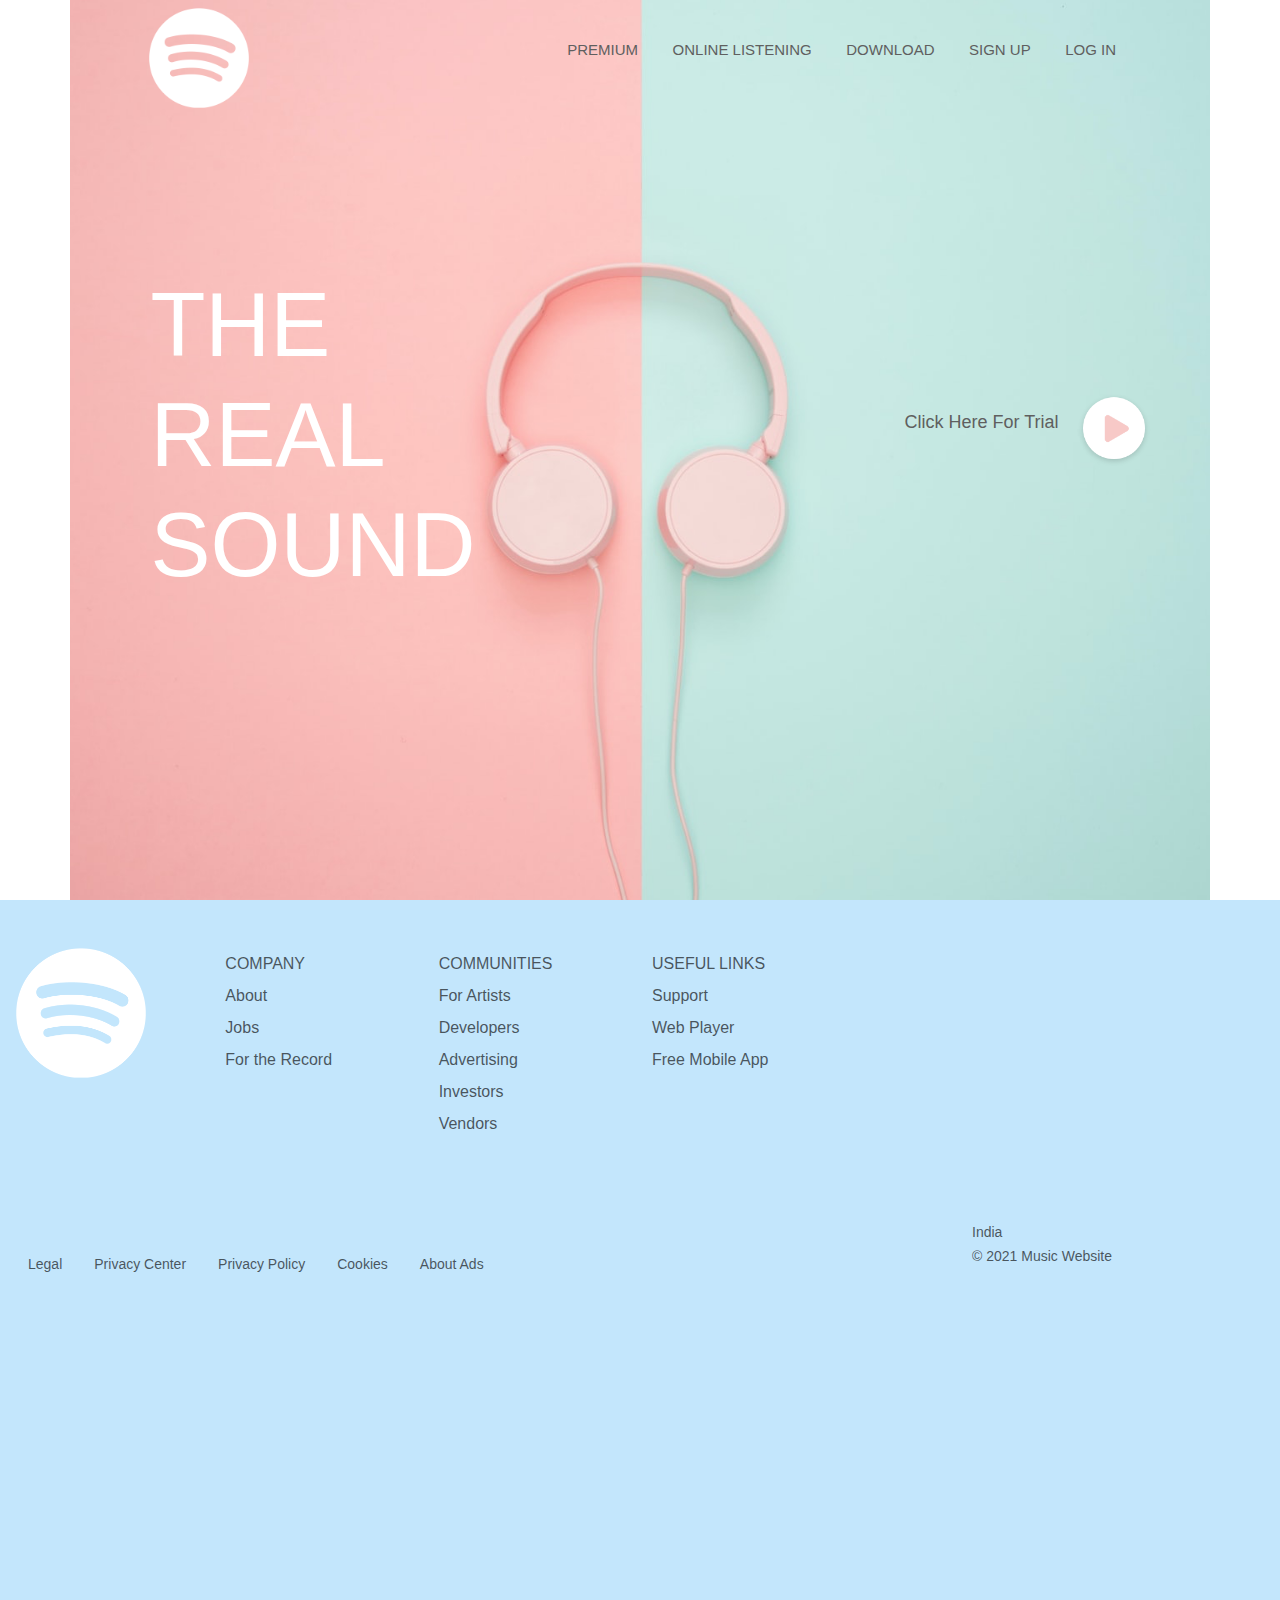
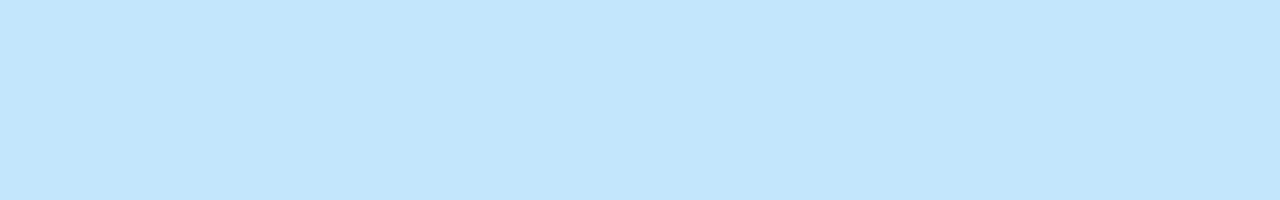
<file: Project/FrontEnd Project/index.html>
<!DOCTYPE html>
<html lang="en">
<head>
    <meta charset="UTF-8">
    <meta http-equiv="X-UA-Compatible" content="IE=edge">
    <meta name="viewport" content="width=device-width, initial-scale=1.0">
    <title>Music Website</title>
    <link rel="stylesheet" href="style.css">
    <link href="https://cdn.jsdelivr.net/npm/bootstrap@5.0.2/dist/css/bootstrap.min.css" rel="stylesheet" />
</head>
<body>
    <div class="container">
        <div class="navbar">
            <img src="img/logo.png" class="logo">
            <ul>
                <li><a href="premium.html">PREMIUM</a></li>
                <li><a href="onlinelistening.html">ONLINE LISTENING</a></li>
                <li><a href="download.html">DOWNLOAD</a></li>
                <li><a href="signup.html">SIGN UP</a></li>
                <li><a href="login.html">LOG IN</a> </li>
            </ul>
        </div>
        <div class="content">
            <div class="left-col">
                <h1>
                    THE <br>REAL<br> SOUND
                </h1>
            </div>
            <div class="right-col">
                <p>Click Here For Trial</p>
                <img src="img/play.png" id="icon">
            </div>
        </div>
    </div>

    <audio id="mySong">
        <source src="img/song.mp3"  type="audio/mp3">
    </audio>

    <script>
        var mySong = document.getElementById("mySong");
        var icon =  document.getElementById("icon");

        icon.onclick = function(){ 
           if(mySong.paused){
               mySong.play();
               icon.src = "img/pause.png";
           }else {
            mySong.pause();
               icon.src = "img/play.png";
           } 
        } 
    </script>

<div class="container-fluid dark-background py-5">
    <div class="row">
        <div class="col-md-2 px-3">
            <img src="img/logo.png" class="img-fluid" alt="" width="130" />
        </div>
        <div class="col-md-2 ">
            <ul class="list-unstyled lh-lg">
                <li>
                    <a href="/" class="text-decoration-none text-muted">
                        COMPANY
                    </a>
                </li>
                <li>
                    <a href to="/" class="text-decoration-none text-muted greenHover">
                        About
                    </a>
                </li>
                <li>
                    <a href ="/" class="text-decoration-none text-muted greenHover">
                        Jobs
                    </a>
                </li>
                <li>
                    <a href="/" class="text-decoration-none text-muted greenHover">
                        For the Record
                    </a>
                </li>
            </ul>
        </div>
        <div class="col-md-2">
            <ul class="list-unstyled lh-lg">
                <li>
                    <a href="/" class="text-decoration-none text-muted">
                        COMMUNITIES
                    </a>
                </li>
                <li>
                    <a href="/" class="text-decoration-none text-muted greenHover">
                        For Artists
                    </a>
                </li>
                <li>
                    <a href="/" class="text-decoration-none text-muted greenHover">
                        Developers
                    </a>
                </li>
                <li>
                    <a href="/" class="text-decoration-none text-muted greenHover">
                        Advertising
                    </a>
                </li>
                <li>
                    <a href="/" class="text-decoration-none text-muted greenHover">
                        Investors
                    </a>
                </li>
                <li>
                    <a href="/" class="text-decoration-none text-muted greenHover">
                        Vendors
                    </a>
                </li>
            </ul>
        </div>
        <div class="col-md-2">
            <ul class="list-unstyled lh-lg ">
                <li>
                    <a href="/" class="text-decoration-none text-muted">
                        USEFUL LINKS
                    </a>
                </li>
                <li>
                    <a href="/" class="text-decoration-none text-muted greenHover ">
                        Support
                    </a>
                </li>
                <li>
                    <a href="/" class="text-decoration-none text-muted greenHover">
                        Web Player
                    </a>
                </li>
                <li>
                    <a href="/" class="text-decoration-none text-muted greenHover">
                        Free Mobile App
                    </a>
                </li>
            </ul>
        </div>
        <div class="col-md-1">
            <i class="fa fa-instagram greenHover"></i>
        </div>
        <div class="col-md-1">
            <i class="fa fa-twitter greenHover"></i>
        </div>
        <div class="col-md-1">
            <i class="fa fa-facebook greenHover"></i>
        </div>
    </div>
    <div class="row py-3">
        <div class="col-md-9 pt-4">
            <nav class="nav mt-5">
                <a href="/" class="nav-link text-muted greenHover">
                    <small>Legal</small>
                </a>
                <a href="/" class="nav-link text-muted greenHover ">
                    <small>Privacy Center</small>
                </a>
                <a href="/" class="nav-link text-muted greenHover ">
                    <small>Privacy Policy</small>
                </a>
                <a href="/" class="nav-link text-muted greenHover ">
                    <small>Cookies</small>
                </a>
                <a href="/" class="nav-link text-muted greenHover ">
                    <small> About Ads</small>
                </a>
            </nav>
        </div>
        <div class="col-md-3 pt-5">
            <a href="" class="text-decoration-none mt-5 " to="/">
                <small class="text-center text-muted greenHover">
                    <FaGlobeAsia class="greenHover" /> India
                </small>
            </a>
            <p >
                <small class="text-right text-muted">© 2021 Music Website</small>
            </p>
        </div>
    </div>
</div>

</body>
</html>
</file>
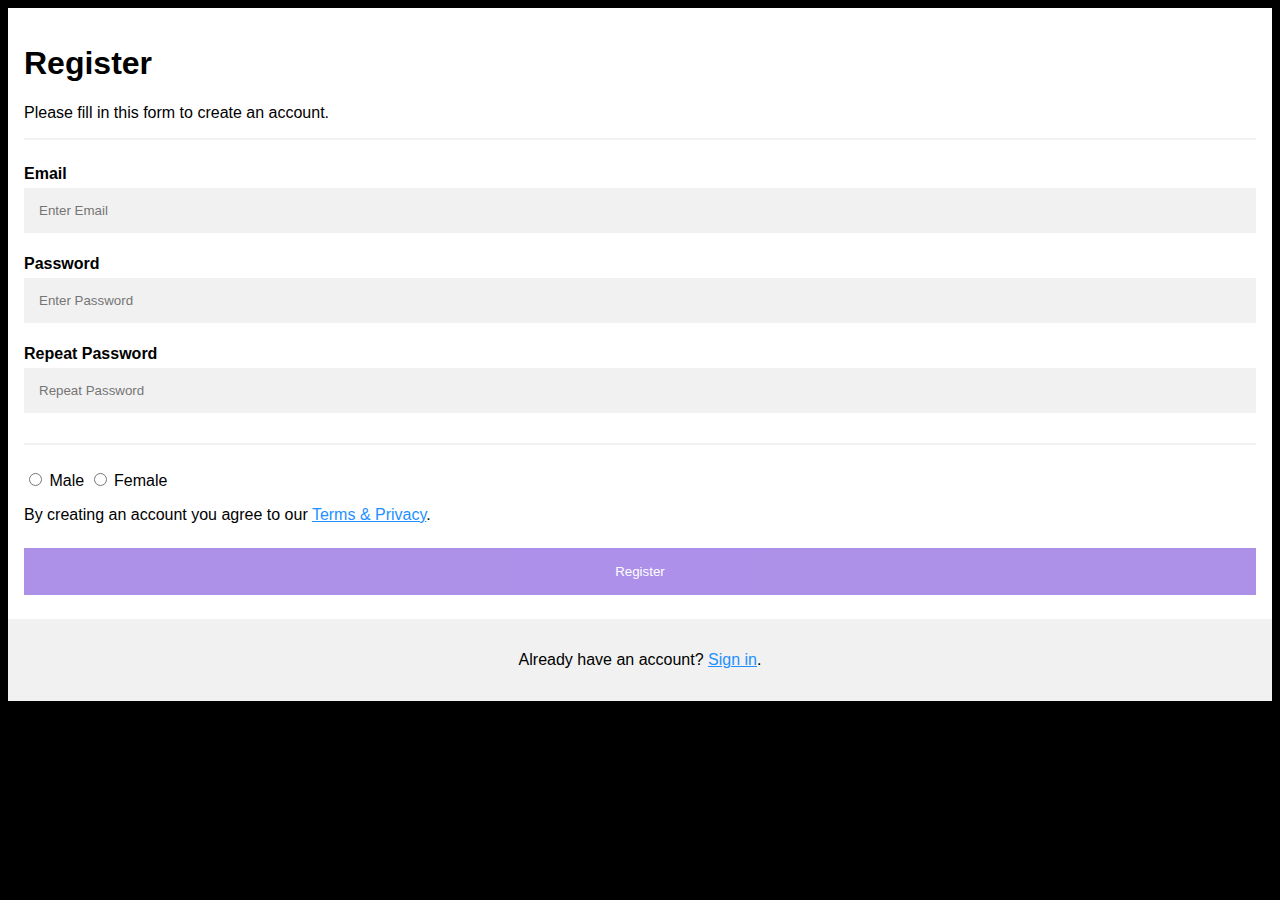
<file: Project/FrontEnd GrpProject/registration.html>
<!DOCTYPE html>
<html>
<head>
<meta name="viewport" content="width=device-width, initial-scale=1">
<style>
body {
  font-family: Arial, Helvetica, sans-serif;
  background-color: black;
}

* {
  box-sizing: border-box;
}

/* Add padding to containers */
.container {
  padding: 16px;
  background-color: white;
}

/* Full-width input fields */
input[type=text], input[type=password] {
  width: 100%;
  padding: 15px;
  margin: 5px 0 22px 0;
  display: inline-block;
  border: none;
  background: #f1f1f1;
}

input[type=text]:focus, input[type=password]:focus {
  background-color: #ddd;
  outline: none;
}

/* Overwrite default styles of hr */
hr {
  border: 1px solid #f1f1f1;
  margin-bottom: 25px;
}

/* Set a style for the submit button */
.registerbtn {
  background-color: #a485e7;
  color: white;
  padding: 16px 20px;
  margin: 8px 0;
  border: none;
  cursor: pointer;
  width: 100%;
  opacity: 0.9;
}

.registerbtn:hover {
  opacity: 1;
}

/* Add a blue text color to links */
a {
  color: dodgerblue;
}

/* Set a grey background color and center the text of the "sign in" section */
.signin {
  background-color: #f1f1f1;
  text-align: center;
}
</style>
</head>
<body>

<form action="/action_page.php">
  <div class="container">
    <h1>Register</h1>
    <p>Please fill in this form to create an account.</p>
    <hr>

    <label for="email"><b>Email</b></label>
    <input type="text" placeholder="Enter Email" name="email" id="email" required>

    <label for="psw"><b>Password</b></label>
    <input type="password" placeholder="Enter Password" name="psw" id="psw" required>

    <label for="psw-repeat"><b>Repeat Password</b></label>
    <input type="password" placeholder="Repeat Password" name="psw-repeat" id="psw-repeat" required>
    <hr>
    <div class="input_field radio_option">
          <input type="radio" name="radiogroup1" id="rd1">
            <label for="rd1">Male</label>
              <input type="radio" name="radiogroup1" id="rd2">
                 <label for="rd2">Female</label>
     </div>
   
    <p>By creating an account you agree to our <a href="#">Terms & Privacy</a>.</p>

    <button type="submit" class="registerbtn">Register</button>
  </div>
  
  <div class="container signin">
    <p>Already have an account? <a href="#">Sign in</a>.</p>
  </div>
</form>

</body>
</html>
</file>
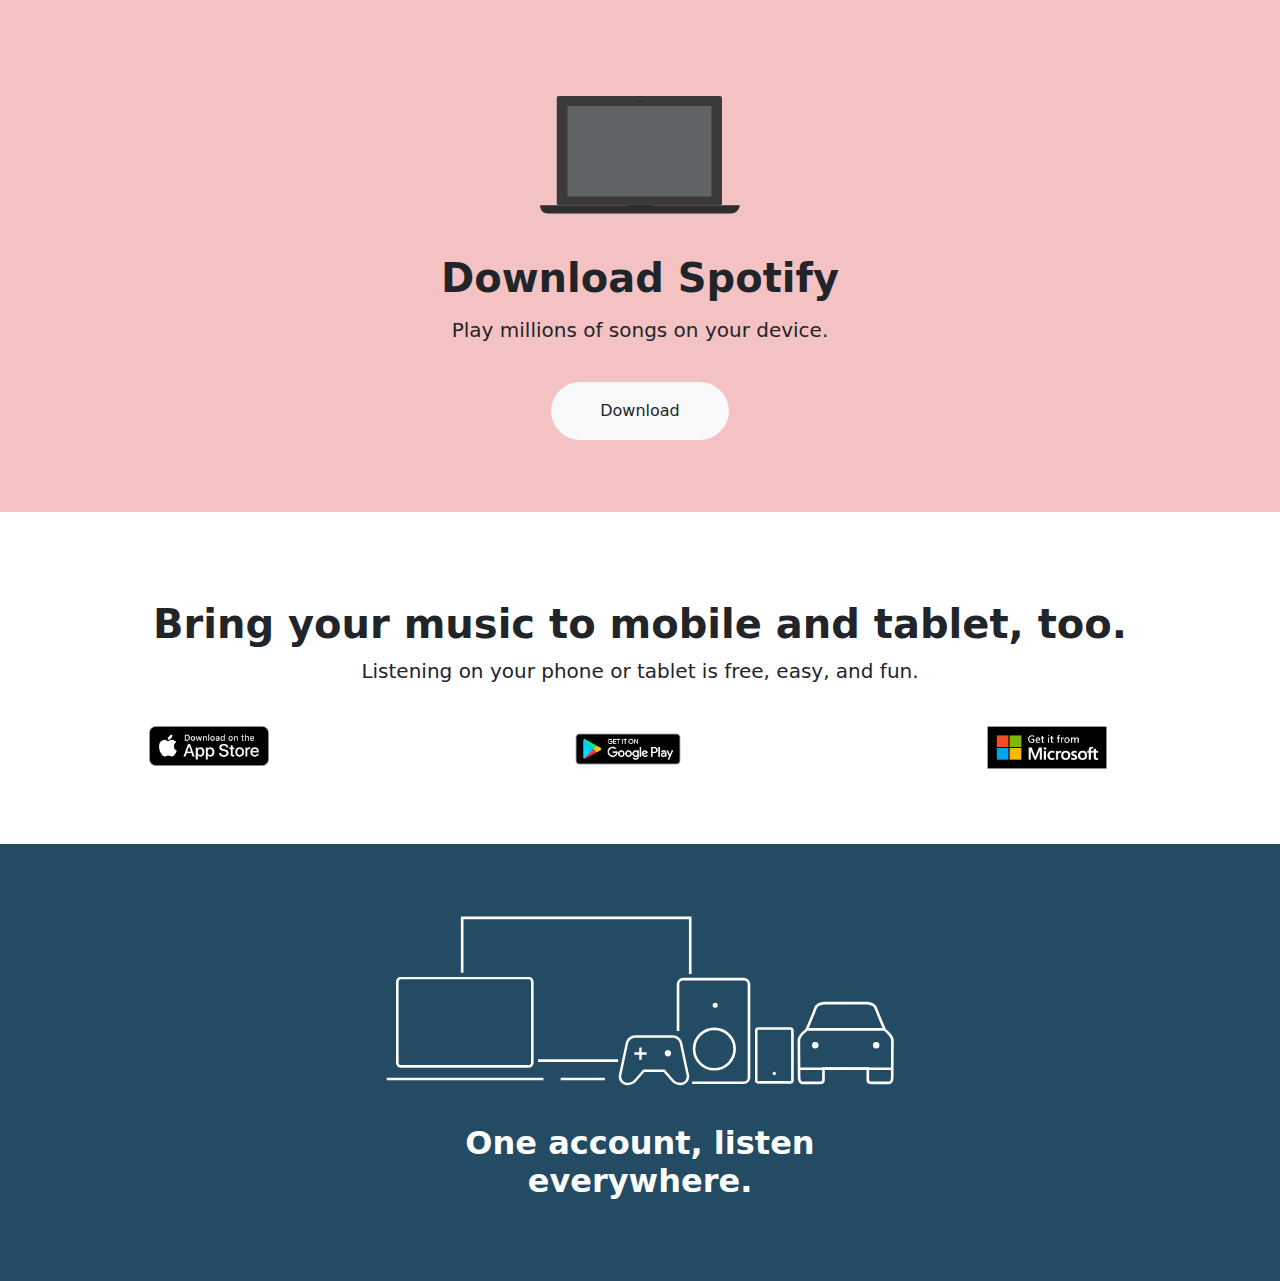
<file: Project/FrontEnd Project/download.html>
<!DOCTYPE html>
<html lang="en">
<head>
    <meta charset="UTF-8">
    <meta http-equiv="X-UA-Compatible" content="IE=edge">
    <meta name="viewport" content="width=device-width, initial-scale=1.0">
    <title>Download</title>
    <link href="https://cdn.jsdelivr.net/npm/bootstrap@5.0.2/dist/css/bootstrap.min.css" rel="stylesheet" />
    <style>
        .download-head {
   background-color: #f4c2c2;
}
.downloadDevices {
   background-color: #244b64;
}

    </style>
</head>
<body>
    <div class="container-fluid py-4 download-head">
        <div class="row py-5">
            <div class="col-md-12 text-center lh-lg">
                <img src="img/laptop.svg" class="py-4" alt="" width="200" />
                <h1 class="fw-bold mt-3">Download Spotify</h1>
                <p class="lead">Play millions of songs on your device.</p>
                <button class="btn btn-light rounded-pill text-dark px-5 py-3 mt-3">
                    Download
                </button>
            </div>
        </div>
    </div>
    <!-- {/* DOWNLOAD HEAD */} -->
    <div class="container-fluid py-5">
        <div class="row py-4">
            <div class="col-md-12 text-center">
                <h1 class="fw-bold mt-3">Bring your music to mobile and tablet, too.</h1>
                <p class="lead">Listening on your phone or tablet is free, easy, and fun.</p>
            </div>
            <div class="row d-flex justify-content-center justify-content-sm-around pt-4">
                <div class="col-md-2 text-center">
                    <img src="img/appstore.png" class="img-fluid" alt="" width="120" />
                </div>
                <div class="col-md-2 text-center">
                    <img src="img/playstore.png" class="img-fluid" alt="" width="120" />
                </div>
                <div class="col-md-2 text-center">
                    <img src="img/microsoft.png" class="img-fluid" alt="" width="120" />
                </div>
            </div>
        </div>
    </div>
    <!-- {/* DOWNLOAD HEAD */} -->

    <!-- {/* DOWNLOAD DEVICES */} -->
    <div class="container-fluid py-5 downloadDevices">
        <div class="row py-4 d-flex justify-content-center">
            <div class="col-md-5">
                <img src="img/device.svg" alt="" class="img-fluid" width="600" />
                <h2 class="fw-bold text-center text-white mt-4">
                    One account, listen everywhere.
                </h2>

            </div>
        </div>
    </div>
</body>
</html>
</file>
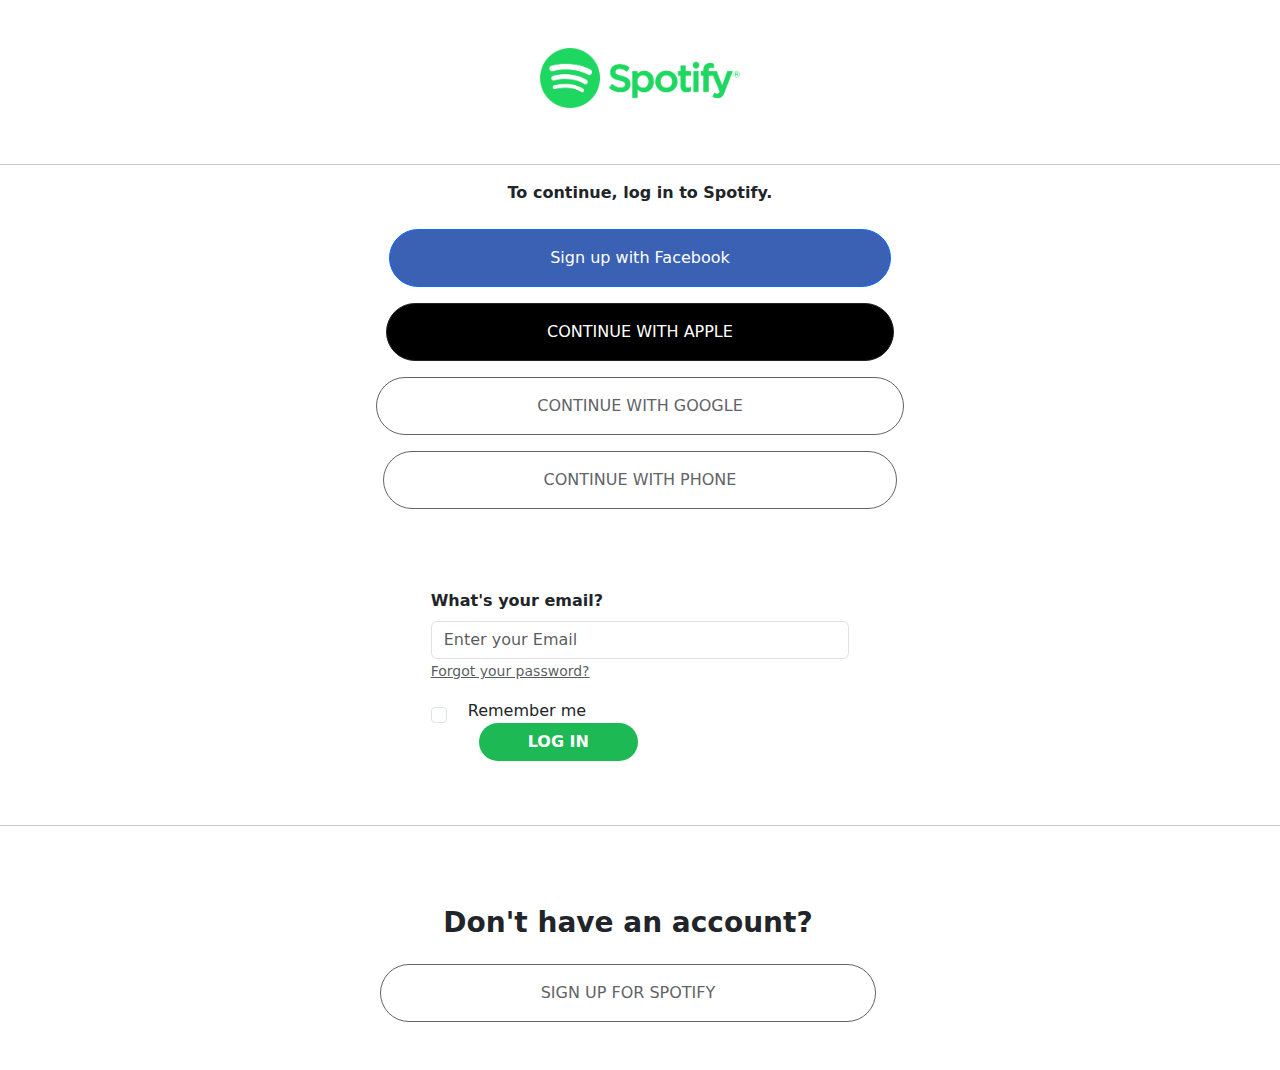
<file: Project/FrontEnd Project/login.html>
<!DOCTYPE html>
<html lang="en">
<head>
    <meta charset="UTF-8">
    <meta http-equiv="X-UA-Compatible" content="IE=edge">
    <meta name="viewport" content="width=device-width, initial-scale=1.0">
    <title>Log In</title>
    <link href="https://cdn.jsdelivr.net/npm/bootstrap@5.0.2/dist/css/bootstrap.min.css" rel="stylesheet" />
    <style>
        .socialButton {
   padding: 1rem 10rem;
}
.facebookButton {
   background-color: #3a61b3;
   color: #fff;
}
.appleButton {
   background-color: #000000;
   color: #fff;
}
.googleButton {
   background-color: #fff;
   color: #616467;
   border: 1px solid #616467;
}
.googleButton:hover {
   background-color: #616467;
   color: #fff;
}
.loginButton {
   background-color: #1db954;
   color: #fff;
}

    </style>
</head>
<body>
    <div class="container-fluid">
        <div class="row">
            <div class="col-md-12 d-flex justify-content-center py-5">
                <img src="img/logo1.png" alt="" class="img-fluid" width="200" />
            </div>
            <hr class="mt-2" />
            <div class="col-md-12">
                <p class="text-center fw-bold">To continue, log in to Spotify.</p>
            </div>
            <div class="col-md-12 d-flex justify-content-center py-2">
                <button class="btn btn-primary rounded-pill socialButton facebookButton">Sign up with Facebook</button>
            </div>
            <div class="col-md-12 d-flex justify-content-center py-2">
                <button class="btn btn-dark rounded-pill socialButton appleButton">CONTINUE WITH APPLE</button>
            </div>
            <div class="col-md-12 d-flex justify-content-center py-2">
                <button class="btn btn-light rounded-pill socialButton googleButton">CONTINUE WITH GOOGLE</button>
            </div>
            <div class="col-md-12 d-flex justify-content-center py-2">
                <button class="btn btn-light rounded-pill socialButton googleButton">CONTINUE WITH PHONE</button>
            </div>
            <form class="mt-4 py-5">
                <!-- <div class="mb-3">
                    <div class="col-md-4 mx-auto">
                        <label htmlFor="exampleInputEmail1" class="form-label fw-bold">What's your email?</label>
                        <input type="email" class="form-control" placeholder="Enter your Email" />
                    </div> -->
                <!-- </div> -->
                <div class="mb-3">
                    <div class="col-md-4 mx-auto">
                        <label htmlFor="exampleInputEmail1" class="form-label fw-bold">What's your email?</label>
                        <input type="email" class ="form-control" placeholder="Enter your Email">
                        <a href="/" class="form-text pt-2">Forgot your password?</a>
                    </div>
                </div>
                <div class="mb-3">
                    <div class="col-md-4 mx-auto">
                        <input class="form-check-input mt-2" type="checkbox" name="gridRadios" value="option1">
                        <label class="form-check-label px-3" for="gridRadios1">
                            Remember me
                        </label>
                        <button class="btn fw-bold text-white rounded-pill loginButton px-5 mx-5">LOG IN</button>
                    </div>
                </div>
            </form>
            <hr />
            <div class="row py-5">
                <div class="col-md-12 py-3">
                    <h3 class="text-center fw-bold">Don't have an account?</h3>
                </div>
                <div class="col-md-12 d-flex justify-content-center">
                    <a href="/signup" class="btn rounded-pill socialButton googleButton">SIGN UP FOR SPOTIFY</a>
                </div>
            </div>
        </div>
    </div>
</body>
</html>
</file>
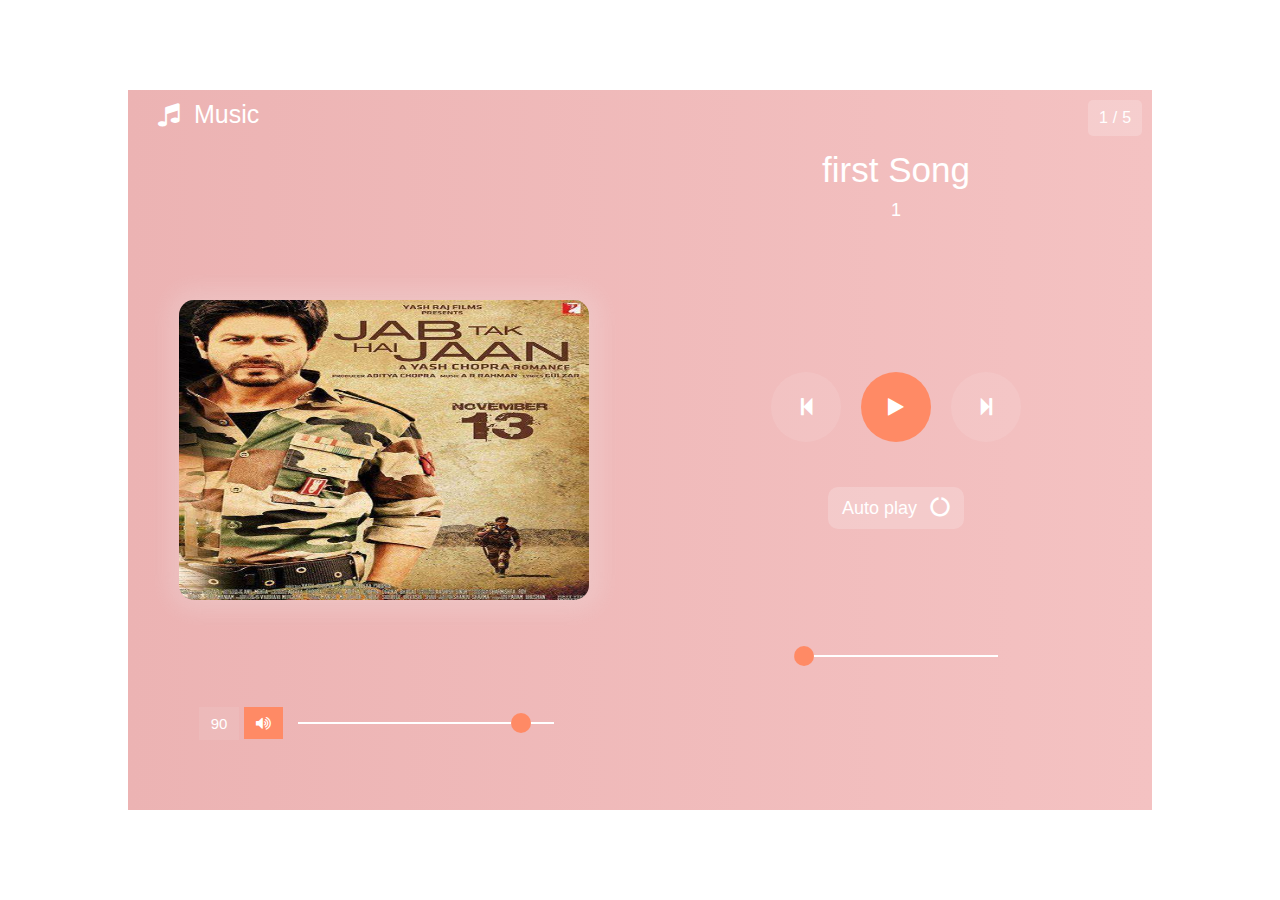
<file: Project/FrontEnd Project/onlinelistening.html>
<!DOCTYPE html>
 <html>
      <head> 
          	<title>music player</title>
               <meta name="viewport" content="width=device-width, initial-scale=1.0"> 
        	 <link rel="stylesheet" href="https://cdnjs.cloudflare.com/ajax/libs/font-awesome/4.7.0/css/font-awesome.min.css"> 
             <link rel="stylesheet" type="text/css" href="onlinelistening.css"> 
            </head> 
            <body>
                 <div class="main">  
                     	<p id="logo">
                             <i class="fa fa-music">
                             </i>Music</p>
      <!--- left part ---> 
                <div class="left">
                                  
       <!--- song img --->
         <img id="track_image">
                <div class="volume"> 
                    <p id="volume_show">90</p> 
                        <i class="fa fa-volume-up" aria-hidden="true" onclick="mute_sound()" id="volume_icon"></i> 
                             <input type="range" min="0" max="100" value="90" onchange="volume_change()" id="volume"> 
                 </div> 
              </div>
     <!--- right part ---> 
        <div class="right"> 
                <div class="show_song_no"> 
                    <p id="present">1</p>
                     <p>/</p> <p id="total">5</p> 
       </div> 
    <!--- song title & artist name ---> 
    <p id="title">title.mp3</p> 
    <p id="artist">Artist name</p> 
    <!--- middle part ---> 	 	
    <div class="middle"> 	 
        <button onclick="previous_song()" id="pre"
        ><i class="fa fa-step-backward" aria-hidden="true"></i>
    </button> 	 
    <button onclick="justplay()" id="play">
        <i class="fa fa-play" aria-hidden="true"></i>
    </button> 	
    <button onclick="next_song()" id="next"
    ><i class="fa fa-step-forward" aria-hidden="true"></i>
</button> 	 
</div> 
<!--- song duration part ---> 
<div class="duration"> 
  <input type="range" min="0" max="100" value="0" id="duration_slider" onchange="change_duration()"> 
</div> 
<button id="auto" onclick="autoplay_switch()">Auto play 
    <i class="fa fa-circle-o-notch" aria-hidden="true"></i>
</button> 	
</div>
 </div> 
 <!--- Add javascript file --->
  <script src="onlinelistening.js">

  </script> 
  </body>
  </html>
</file>
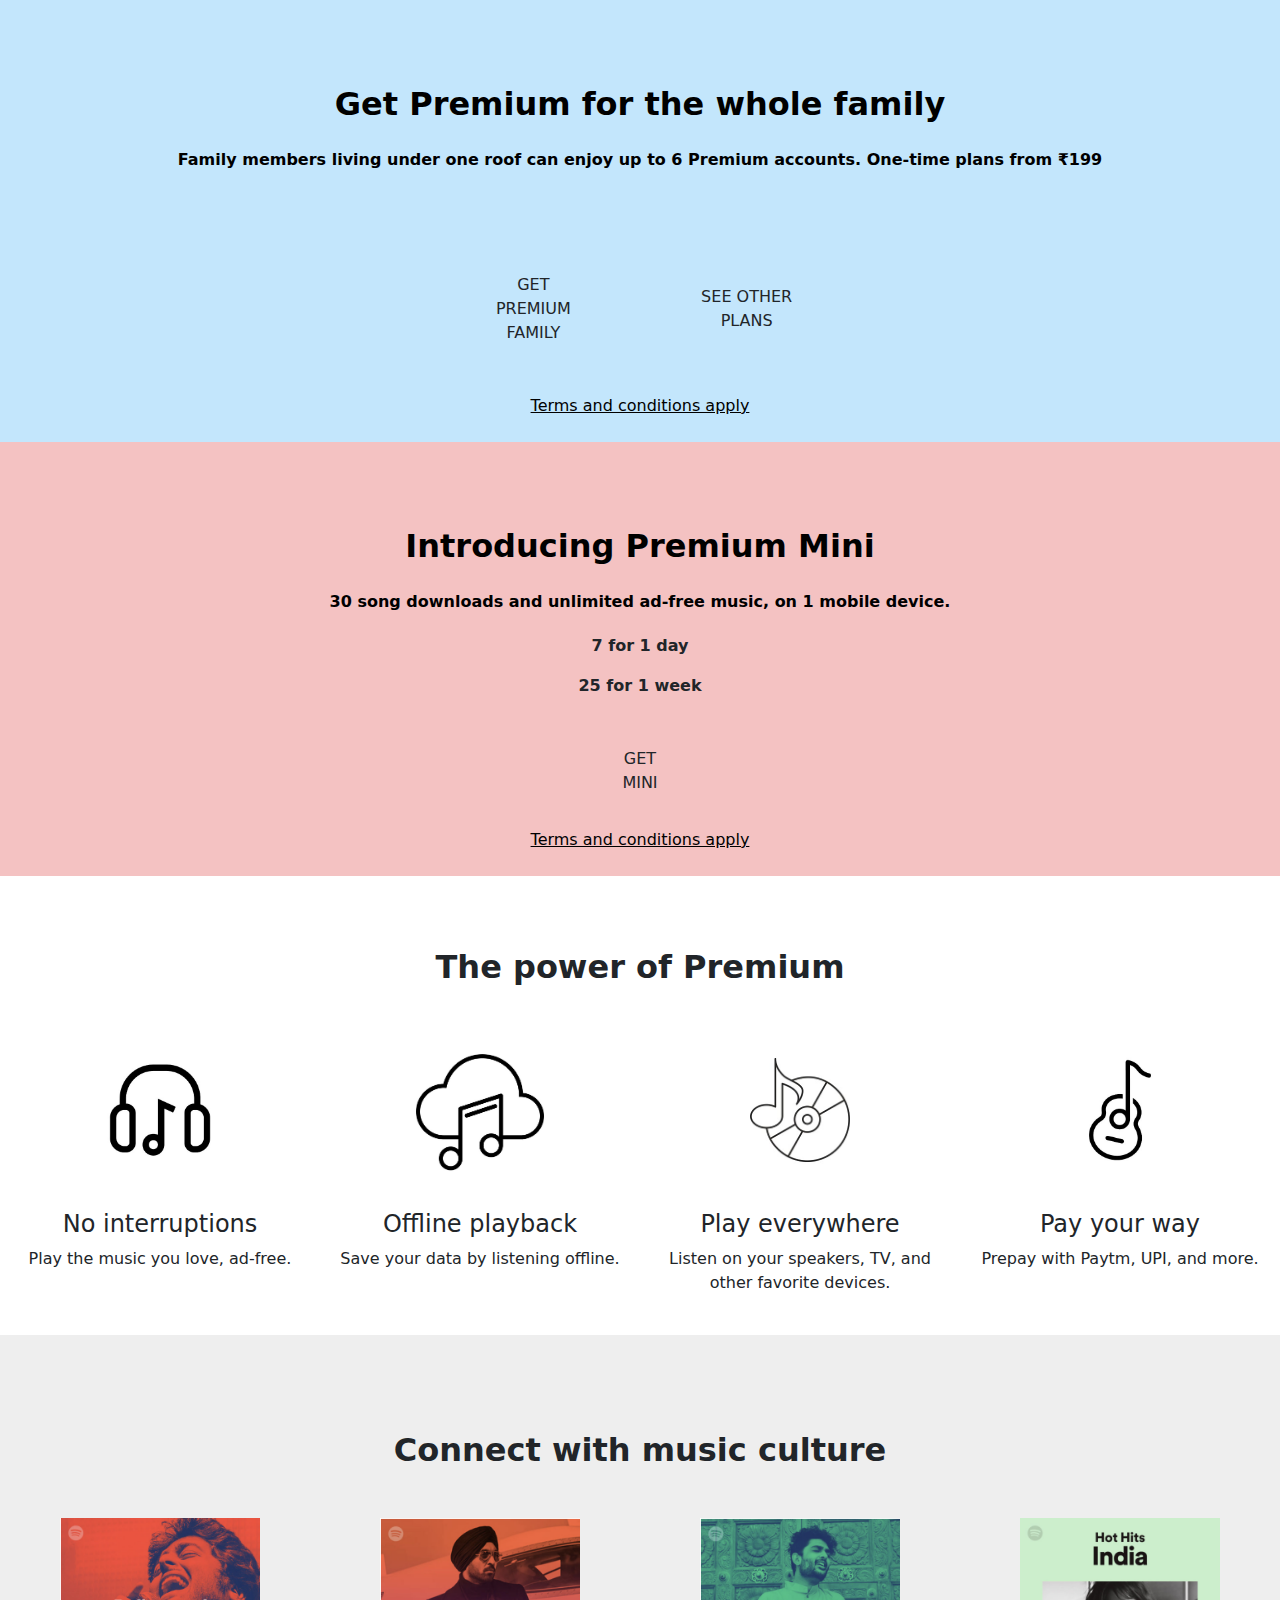
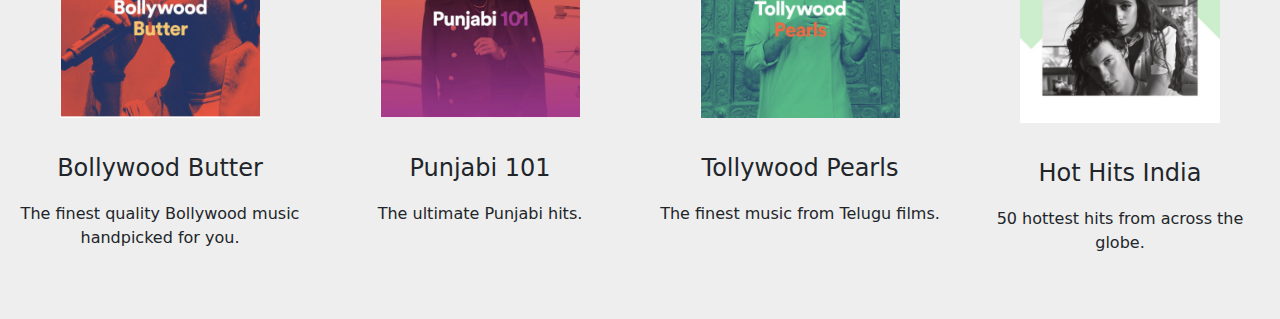
<file: Project/FrontEnd Project/premium.html>
<!DOCTYPE html>
<html lang="en">
<head>
    <meta charset="UTF-8">
    <meta http-equiv="X-UA-Compatible" content="IE=edge">
    <meta name="viewport" content="width=device-width, initial-scale=1.0">
    <title>Premium</title>
    <link rel="stylesheet" href="premium.css">
    <link href="https://cdn.jsdelivr.net/npm/bootstrap@5.0.2/dist/css/bootstrap.min.css" rel="stylesheet" />
</head>
<body>
    <!-- premium -->
<div class="container-fluid hero-row py-4">
    <div class="row py-5">
        <h2 class="text-center fw-bold lh-lg blackText">
            Get Premium for the whole family
        </h2>
        <p class="text-center fw-bold lh-lg blackText">
            Family members living under one roof can enjoy up to 6 Premium accounts. One-time
            plans from ₹199
        </p>
    </div>
    <div class="row d-flex justify-content-center align-items-center">
        <div class="col-md-2 col-sm-12 py-3">
            <button class="btn blackButton-hero-1 rounded-pill px-5 py-3">
                GET PREMIUM FAMILY
            </button>
        </div>
        <div class="col-md-2 col-sm-12 py-3 ">
            <button class="btn blackButton-hero-2 rounded-pill px-5 py-3">
                SEE OTHER PLANS
            </button>
        </div>
        <a href="/" class="text-center blackText mt-3">
            Terms and conditions apply
        </a>
    </div>
</div>
           
      <!-- {/* MID SECTION */} -->
<div class="container-fluid mid-row py-4">
    <div class="row pt-5 pb-3">
        <h2 class="text-center fw-bold lh-lg blackText">Introducing Premium Mini</h2>
        <p class="text-center fw-bold lh-lg blackText">
            30 song downloads and unlimited ad-free music, on 1 mobile device.
        </p>
        <p class="fw-bold text-center">7 for 1 day</p>
        <p class="fw-bold text-center">25 for 1 week</p>
    </div>
    <div class="row d-flex justify-content-center align-items-center">
        <div class="col-md-2">
            <button class="btn blackButton-mid-1 rounded-pill px-5 mx-3 py-3">
                GET MINI
            </button>
        </div>
        <a href="/" class="text-center blackText mt-3">
            Terms and conditions apply
        </a>
    </div>
</div>
<!-- {/* MID SECTION */} -->

<!-- {/* PREMIUM POWER SECTION */} -->
<div class="container-fluid py-4">
    <div class="row pt-5">
        <h2 class="text-center fw-bold mb-4">The power of Premium</h2>
        <div class="col-md-3 text-center">
            <img src="img/music1.jpg" alt="" width="200" />
            <h4>No interruptions</h4>
            <p>Play the music you love, ad-free.</p>
        </div>
        <div class="col-md-3 text-center">
            <img src="img/music2.jpg" alt="" width="200" />
            <h4>Offline playback</h4>
            <p>Save your data by listening offline.</p>
        </div>
        <div class="col-md-3 text-center">
            <img src="img/music3.jpg" alt="" width="200" />
            <h4>Play everywhere</h4>
            <p>Listen on your speakers, TV, and other favorite devices.</p>
        </div>
        <div class="col-md-3 text-center">
            <img src="img/music4.jpg" alt="" width="200" />
            <h4>Pay your way</h4>
            <p>Prepay with Paytm, UPI, and more.</p>
        </div>
    </div>
</div>
<!-- {/* PREMIUM POWER SECTION */} -->
<!-- {/* Connect with music culture */} -->

<div class="container-fluid mid-row-2 py-5">
    <div class="row pt-5">
        <h2 class="text-center fw-bold mb-5">Connect with music culture</h2>
        <div class="col-md-3 text-center">
            <img src="img/sticker1.png" alt="" width="200" />
            <h4 class="lh-base mt-4 py-2">Bollywood Butter</h4>
            <p class="lh-base">The finest quality Bollywood music handpicked for you.</p>
        </div>
        <div class="col-md-3 text-center">
            <img src="img/sticker2.png" alt="" width="200" />
            <h4 class="lh-base mt-4 py-2">Punjabi 101</h4>
            <p class="lh-base">The ultimate Punjabi hits.</p>
        </div>
        <div class="col-md-3 text-center">
            <img src="img/sticker3.png" alt="" width="200" />
            <h4 class="lh-base mt-4 py-2">Tollywood Pearls</h4>
            <p class="lh-base">The finest music from Telugu films.</p>
        </div>
        <div class="col-md-3 text-center">
            <img src="img/sticker4.png" alt="" width="200" />
            <h4 class="lh-base mt-4 py-2">Hot Hits India</h4>
            <p class="lh-base">50 hottest hits from across the globe.</p>
        </div>
    </div>
</div>
<!-- {/* Connect with music culture */} -->

</body>
</html>
</file>
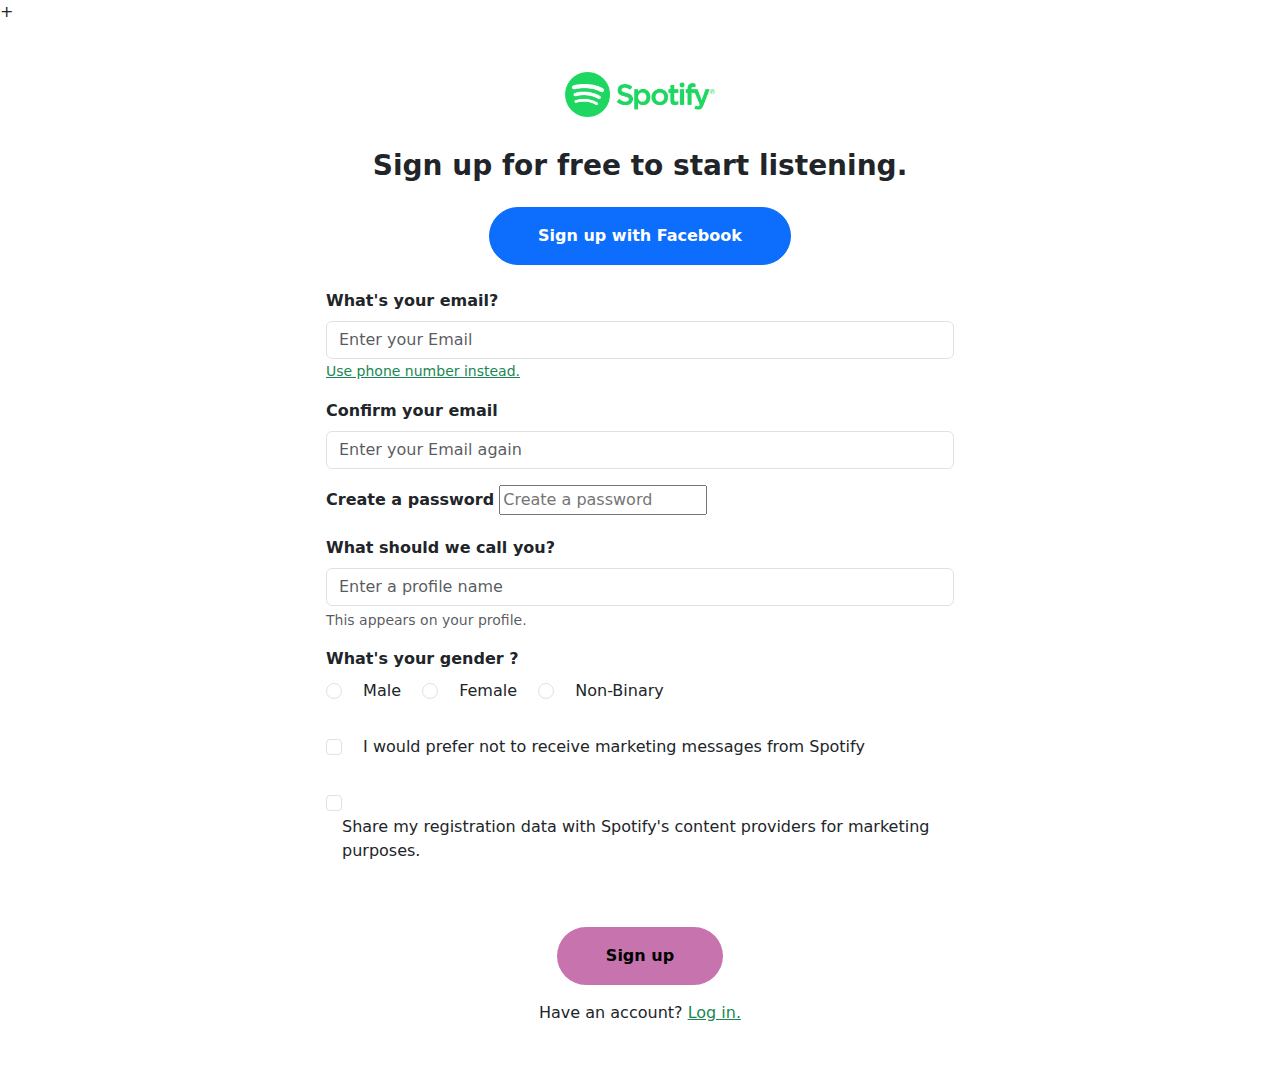
<file: Project/FrontEnd Project/signup.html>
<!DOCTYPE html>
<html lang="en">
<head>
    <meta charset="UTF-8">
    <meta http-equiv="X-UA-Compatible" content="IE=edge">
    <meta name="viewport" content="width=device-width, initial-scale=1.0">
    <title>Sign Up</title>
    <link href="https://cdn.jsdelivr.net/npm/bootstrap@5.0.2/dist/css/bootstrap.min.css" rel="stylesheet" />
    <style>
        .signupButton {
   background-color: #c773ae;
   color: #000000;
}

    </style>
</head>
<body>+
    
    
    <div class="container-fluid">
        <div class="row py-5">
            <div class="col-md-12 d-flex justify-content-center">
                <img src="img/logo1.png" class="img-fluid" alt="" width="150" />
            </div>
            <div class="col-md-12">
                <h3 class="text-center fw-bold py-3 mt-3">Sign up for free to start listening.</h3>
            </div>
            <div class="col-md-12 d-flex justify-content-center">
                <button class="btn btn-primary rounded-pill fw-bold px-5 py-3">Sign up with Facebook</button>
            </div>
            <form class="mt-4">
                <div class="mb-3">
                    <div class="col-md-6 mx-auto">
                        <label htmlFor="exampleInputEmail1" class="form-label fw-bold">What's your email?</label>
                        <input type="email" class="form-control" placeholder="Enter your Email" />
                        <a href="/" class="form-text text-success">Use phone number instead.</a>
                    </div>
                </div>
                <div class="mb-3">
                    <div class="col-md-6 mx-auto">
                        <label htmlFor="exampleInputEmail1" class="form-label fw-bold">Confirm your email</label>
                        <input type="email" class="form-control" placeholder="Enter your Email again" />
                    </div>
                </div>
                <div class="mb-3">
                    <div class="col-md-6 mx-auto">
                        <label htmlFor="exampleInputEmail1" class="form-label fw-bold">Create a password</label>
                        <input type="email" className="form-control" placeholder="Create a password" />
                    </div>
                </div>
                <div class="mb-3">
                    <div class="col-md-6 mx-auto">
                        <label htmlFor="exampleInputEmail1" class="form-label fw-bold">What should we call you?</label>
                        <input type="email" class="form-control" placeholder="Enter a profile name" />

                        <div class="form-text">This appears on your profile.</div>
                    </div>
                </div>
                <div class="mb-3">
                    <div class="col-md-6 mx-auto">
                        <label htmlFor="exampleInputEmail1" class="form-label fw-bold">What's your gender ?</label>
                        <br />
                        <input class="form-check-input" type="radio" name="gridRadios" value="option1" />
                        <label class="form-check-label px-3" for="gridRadios1">
                            Male
                        </label>
                        <input class="form-check-input" type="radio" name="gridRadios" value="option1" />
                        <label class="form-check-label px-3" for="gridRadios1">
                            Female
                        </label>
                        <input class="form-check-input" type="radio" name="gridRadios" value="option1" />
                        <label class="form-check-label px-3" for="gridRadios1">
                            Non-Binary
                        </label>
                    </div>
                </div>
                <div class="mb-3">
                    <div class="col-md-6 mx-auto pt-3">
                        <input class="form-check-input" type="checkbox" />
                        <label class="form-check-label px-3" for="gridCheck1">
                            I would prefer not to receive marketing messages from Spotify
                        </label>
                    </div>
                </div>
                <div class="mb-3">
                    <div class="col-md-6 mx-auto pt-3">
                        <input class="form-check-input" type="checkbox" />
                        <label class="form-check-label px-3" for="gridCheck1">
                            Share my registration data with Spotify's content providers for marketing purposes.
                        </label>
                    </div>
                </div>
                <div class="col-md-12 d-flex justify-content-center">
                    <button class="btn fw-bold mt-5 rounded-pill px-5 py-3 signupButton">Sign up</button>
                </div>
                <div class="col-md-12 d-flex justify-content-center mt-3">
                    <p>Have an account? <a href="/login" class="text-success">Log in.</a> </p>
                </div>
            </form>
        </div>
    </div>
</body>
</html>
</file>
<file: Project/FrontEnd Project/style.css>
*{
   margin: 0;
   padding: 0;
   font-family: sans-serif;
}

.container {
    height: 100vh;
    width: 100%;
    background-image: url(img/image.png);
    background-size: cover;
    background-position: center;
    position: relative;
}


.navbar {
    width: 88%;
    margin: auto;
    padding: 15px 0;
    display: flex;
    align-items: center;
    justify-content: space-between;
}

.logo {
    width: 100px;
    cursor: pointer;
}

.navbar ul li {
    list-style: none;
    display: inline-block;
    margin: 0 15px;
}

.navbar ul li a {
    text-decoration: none;
    color: #5f5f5f;
    font-size: 15px;
}

.content {
    width: 100%;
    position: absolute;
    top: 30%;
}

.left-col {
    margin-left: 6%;
}

.left-col h1 {
    font-size: 90px;
    color: #fff;
    line-height: 110px;
    float: left;
}

.right-col {
    float: right;
    margin-right: 6%;
    margin-top: 120px;
    display: flex;
    align-items: center;
}

.right-col p {
    font-size: 18px;
    color: #5f5f5f;
    font-weight: 400;
    margin-right: 15px;
}

#icon {
    width: 80px;
    cursor: pointer;
}

/* footer */
.dark-background {
    height: 100vh;
    width: 100%;
    background-color: #c3e6fc;
 }
 .greenHover:hover {
    color: whitesmoke !important;
    cursor: pointer;
 }
</file>
<file: Project/FrontEnd Project/onlinelistening.css>
*{
	margin: 0;
	padding: 0;
	font-family: Arial, Helvetica, sans-serif;
}
body{
	height: 100vh;
	width: 100%;
	display: flex;
	align-items: center;
	justify-content: center;
}
.main{
	position: relative;
	height: 80%;
	width: 80%;
	display: flex;
	align-items: center;
	justify-content: center;
	background: linear-gradient(to right, #ecb3b3, #f4c2c2);
}
.main button{
	padding: 10px 12px;
	margin: 0 10px;
}
.main #logo{
	position: absolute;
	top: 10px;
	left: 30px;
	font-size: 25px;
	color: #fff;
}
.main #logo i{
	margin-right: 15px;
}
 
/* left & right part */
.right,.left{
	position: relative;
	height: 100%;
	width: 50%;
	display: flex;
	align-items: center;
	justify-content: center;
	flex-direction: column;
}

/* song image */
.left img{
	height: 300px;
	width: 80%;
	border-radius: 15px;
	box-shadow: 1px 0px 20px 12px rgba(240,240,240,0.2);
}

/* both range slider part */
input[type="range"] {
	-webkit-appearance: none;
	width: 50%;
	outline: none;
	height: 2px;
	margin: 0 15px;
}
input[type="range"]::-webkit-slider-thumb{
	-webkit-appearance: none;
	height: 20px;
	width: 20px;
	background: #FF8A65;
	border-radius: 50%;
	cursor: pointer;
}
.right input[type=range]{
	width: 40%;
}



/* volume part */
.left .volume{
	position: absolute;
	bottom: 10%;
	left: 0;
	width: 100%;
	height: 30px;
	display: flex;
	align-items: center;
	justify-content: center;
	color: #fff;
}
.left .volume p{
	font-size: 15px;
}
.left .volume i{
	cursor: pointer;
	padding: 8px 12px;
	background: #FF8A65;
}
.left .volume i:hover{
	background: rgba(245,245,245,0.1);
}
.volume #volume_show{
	padding: 8px 12px;
	margin: 0 5px 0 0;
	background: rgba(245,245,245,0.1);
}



/* right part */
 .right .middle{
 	width: 100%;
    display: flex;
	align-items: center;
	justify-content: center;
}
.right .middle button{
	border: none;
	height: 70px;
	width: 70px;
	border-radius: 50%;	
    display: flex;
	align-items: center;
	justify-content: center;
	cursor: pointer;
	outline: none;
	transition: 0.5s;
	background: rgba(255,255,255,0.1);
}
.right #title{
	position: absolute;
	top: 60px;
	left: 50%;
	transform: translateX(-50%);
	text-transform: capitalize;
	color: #fff;
	font-size: 35px;
}
.right #artist{
	position: absolute;
	top: 110px;
	left: 50%;
	transform: translateX(-50%);
	text-transform: capitalize;
	color: #fff;
	font-size: 18px;
}
.right .duration{
	position: absolute;
	bottom: 20%;
	left: 50%;
	transform: translateX(-50%);
	display: flex;
	align-items: center;
	justify-content: center;
	width: 100%;
	height: 20px;
	margin-top: 40px;
}
.right .duration p{
	color: #fff;
	font-size: 15px;
	margin-left: 20px;
}
.right #auto{
	font-size: 18px;
	cursor: pointer;
	margin-top: 45px;
	border: none;
	padding: 10px 14px;
	color: #fff;
	background: rgba(255,255,255,0.2);
	outline: none;
	border-radius: 10px;
}
.right #auto i{
	margin-left: 8px;
}
#play{
	background: #FF8A65;
}
.right button:hover{
	background: #FF8A65;
}
.right i:before{
	color: #fff;
	font-size: 20px;
}

.right .show_song_no{
  position: absolute;
  top: 10px;
  right: 10px;
  width: 30px;
  height: 20px;
  display: flex;
  align-items: center;
  justify-content: center;
  padding: 8px 12px;
  color: #fff;
  border-radius: 5px;
  background: rgba(255,255,255,0.2);
}
.right .show_song_no p:nth-child(2){
	margin: 0 5px;
}
</file>
<file: Project/FrontEnd Project/premium.css>
.hero-row {
    background-color: #c3e6fc;
 }
 .blackButton-hero-1 {
    background-color: #000000;
    color: #ffff;
 }
 .blackButton-hero-2 {
    background-color: #c3e6fc;  
     color: #000000;
 }
 .blackText {
    color: #000000;
 }
 .hoverGreen:hover {
    color: rgb(0, 255, 0);
 }
 .mid-row {
    background-color: #f4c2c2;
 }
 .blackButton-mid-1 {
    background-color: #000000;
    color: #b49bc8;
 }
 .blackButton-mid-2 {
    background-color: #f4c2c2;
    color: #000000;
 }
 .mid-row-2 {
    background-color: #eeeeee;
 }
 @media (max-width: 575px) {
    .blackButton-hero-1,
    .blackButton-hero-2,
    .blackButton-mid-1,
    .blackButton-mid-2 {
       margin-left: 20px;
    }
 }
</file>
